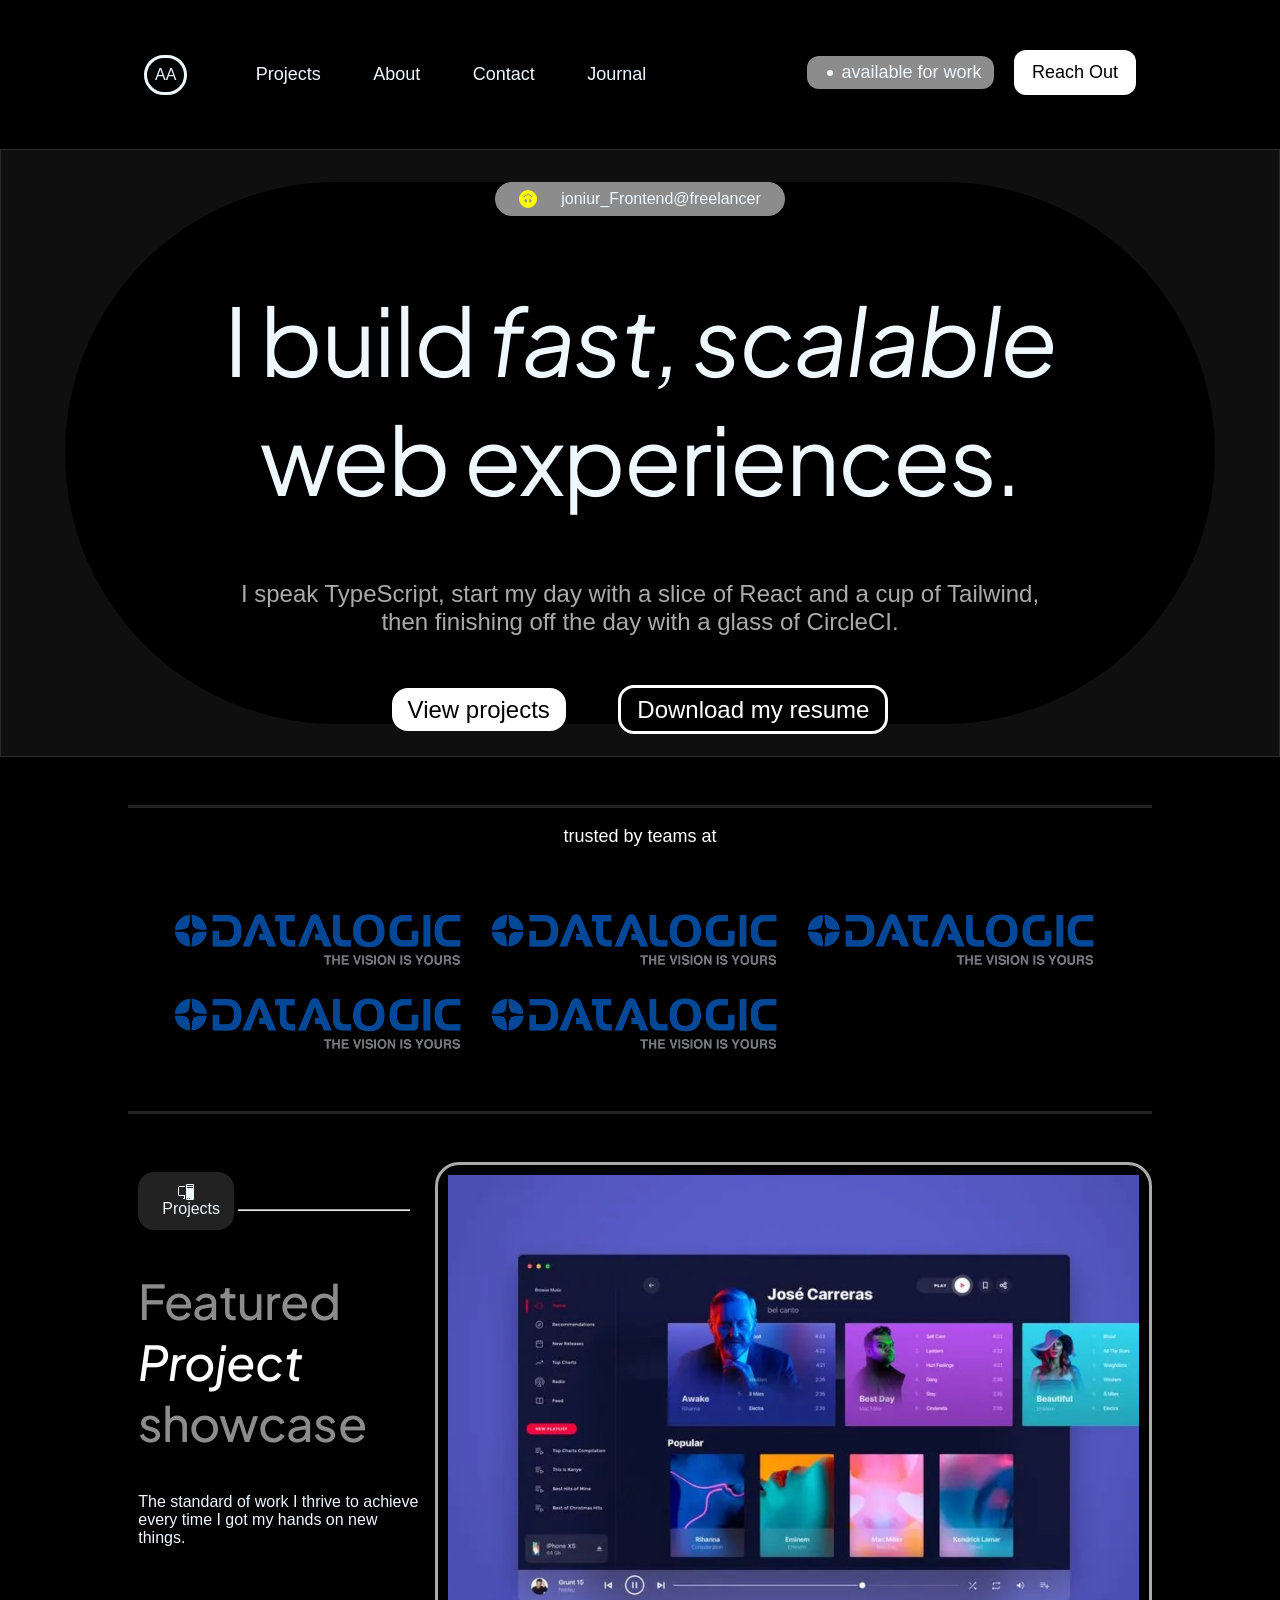
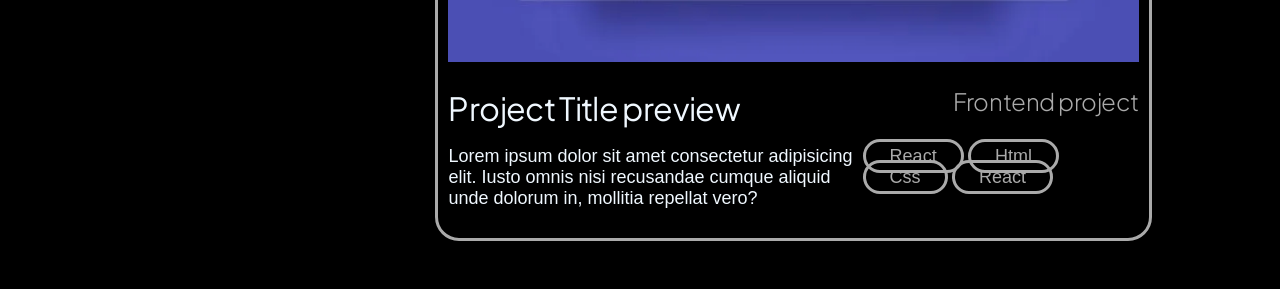
<file: index.html>
<html>
    <head>
     
       <link rel="preconnect" href="https://fonts.googleapis.com">
<link rel="preconnect" href="https://fonts.gstatic.com" crossorigin>
<link href="https://fonts.googleapis.com/css2?family=Plus+Jakarta+Sans:ital,wght@0,200..800;1,200..800&display=swap" rel="stylesheet">
        <link rel="stylesheet" href="style.css">
    </head>
    <body>
        <div class="header">
            <div class="header-left">
            <div class="logo"><span>AA</span></div>
            <div class="nav">
                <ul>
                    <li><a href="#">Projects</a></li>
                    <li><a href="#">About</a></li>
                    <li><a href="#">Contact</a></li>
                    <li><a href="#">Journal</a></li>
                </ul>
            </div>
            </div>
            <div class="header-right">
            <div class="statue"> 
                <a href=""><div class="st-icon"></div>available for work</a></span>
            </div>
            <div class="reachout"><span><a href="">Reach Out</a></span></div>
            </div>
            <div class="clear-float"></div>
        </div>

    <div class="hero-section" >
        <div class="hero-section-content">
        <div class="role">
            <svg xmlns="http://www.w3.org/2000/svg" width="16" height="16" fill="currentColor" id="yellow-color" class="bi bi-emoji-smile-upside-down-fill" viewBox="0 0 16 16">
  <path d="M8 0a8 8 0 1 1 0 16A8 8 0 0 1 8 0M7 9.5C7 8.672 6.552 8 6 8s-1 .672-1 1.5.448 1.5 1 1.5 1-.672 1-1.5M4.285 6.433a.5.5 0 0 0 .683-.183A3.5 3.5 0 0 1 8 4.5c1.295 0 2.426.703 3.032 1.75a.5.5 0 0 0 .866-.5A4.5 4.5 0 0 0 8 3.5a4.5 4.5 0 0 0-3.898 2.25.5.5 0 0 0 .183.683M10 8c-.552 0-1 .672-1 1.5s.448 1.5 1 1.5 1-.672 1-1.5S10.552 8 10 8"/>
</svg>
<span>joniur_Frontend@freelancer</span>
<div class="clear-float"></div>
</div>
<h1>
    I build <em>fast, scalable</em><br>
web experiences.
</h1>
<p>I speak TypeScript, start my day with a slice of React and a cup of Tailwind,<br> then finishing off the day with a glass of CircleCI.</p>
<br><br>

<a id="primary" href="">View projects</a>
<a id="secondary" href="">Download my resume</a>
    </div>
    </div>
    <div class="trusted">
        
        
          <p>trusted by teams at</p>
        <div class="logos">
          <div class="comp-logo">
              <img src="./Img/comp-logo.png" alt="Description of image">
            </div>
            <div class="comp-logo">
              <img src="./Img/comp-logo.png" alt="Description of image">
            </div>
            <div class="comp-logo">
              <img src="./Img/comp-logo.png" alt="Description of image">
            </div>
            <div class="comp-logo">
              <img src="./Img/comp-logo.png" alt="Description of image">
            </div>
            <div class="comp-logo">
              <img src="./Img/comp-logo.png" alt="Description of image">
            </div>
            
            
             <div class="clear-float"></div>
        </div>
        
        
    </div>

    <div class="projects">
      <div class="project-head">
        <div class="project-header">
            <div class="badge">
                <svg xmlns="http://www.w3.org/2000/svg" width="16" height="16" fill="currentColor" class="bi bi-pc-display" viewBox="0 0 16 16">
  <path d="M8 1a1 1 0 0 1 1-1h6a1 1 0 0 1 1 1v14a1 1 0 0 1-1 1H9a1 1 0 0 1-1-1zm1 13.5a.5.5 0 1 0 1 0 .5.5 0 0 0-1 0m2 0a.5.5 0 1 0 1 0 .5.5 0 0 0-1 0M9.5 1a.5.5 0 0 0 0 1h5a.5.5 0 0 0 0-1zM9 3.5a.5.5 0 0 0 .5.5h5a.5.5 0 0 0 0-1h-5a.5.5 0 0 0-.5.5M1.5 2A1.5 1.5 0 0 0 0 3.5v7A1.5 1.5 0 0 0 1.5 12H6v2h-.5a.5.5 0 0 0 0 1H7v-4H1.5a.5.5 0 0 1-.5-.5v-7a.5.5 0 0 1 .5-.5H7V2z"/>
</svg><span>Projects</span>
            </div>
            <div class="badge-line"><hr></div>
        </div>
        <div class="clear-float"></div>
        <h2>Featured <em>Project</em> showcase</h2>
        <p>The standard of work I thrive to achieve every time I got my hands on new things.</p>
      </div>
      <div class="project-content">
        <img src="./Img/website-img.png">
        <div class="project-content-head">
            <h2>Project Title preview</h2> 
            <h3>Frontend project</h3>
            <div class="clear-float"></div>
            <p>Lorem ipsum dolor sit amet consectetur adipisicing elit. Iusto omnis nisi recusandae cumque aliquid unde dolorum in, mollitia repellat vero?</p>
            <div class="project-badge">
                <span>React</span>
                <span>Html</span>
                <span>Css</span>
                <span>React</span>
                <div class="clear-float"></div>
            </div>
            <div class="clear-float"></div>
        </div>
      </div>
      <div class="clear-float"></div>
    </div>
    </body>
</html>
</file>
<file: style.css>
@import url('https://fonts.googleapis.com/css2?family=Plus+Jakarta+Sans:wght@400;500;600;700&display=swap');
/* continuous animation */
@keyframes scroll{
    0%{
        transform: translateX(60%);
    }
    100%{
        transform: translateX(-100%);
    }
}

/**/
body {
  /* Replace 'Urbanist' with 'Plus Jakarta Sans' */
  font-family: 'Plus Jakarta Sans', sans-serif;
}

/* For that professional "Premium" look: */
h1, h2, h3 {
  font-family: 'Plus Jakarta Sans', sans-serif;
  font-weight: 700;
  letter-spacing: -0.02em; /* This font looks great slightly tightened */
}
/**/

body{
    background-color:black;
    padding: 0;
    margin: 0;
    color:aliceblue;
     font-family: 'Urbanist', sans-serif;
}
a{
    text-decoration: none;
    color:aliceblue;
    font-size:18px;
}
.header{
    margin:48px 10%;

}
.header-left{
    float:left;
}
.header-right{
    float:right;
}
.clear-float{
    clear:both;
}
.logo{
    display:inline-block;
    padding: 8px;
    color: aliceblue;
    border-style: solid;
    border-color:aliceblue;
    border-radius:999px;


}
.logo span{
    font-weight: 700px;
}

.header-left{
    background-color:#000000;
    border-radius: 24px;
    padding-left: 16px;
    padding-right: 16px;
}
.nav{
    display: inline-block;
    
}
.nav ul{
    list-style: none;
}
.nav ul li{
    display: inline;
    margin:24px;
}
.nav a{
    text-decoration: none;
    color:aliceblue;
    font-size:18px;
}

.header-right{
    background-color:#000000;
    border-radius : 24px;
    padding-left : 16px;
    padding-right: 16px;
}
.statue{
    display:inline-block;
    padding: 6px 12px;
    border-radius: 12px;
    background-color:#8c8c8c;
    margin:8px 0px;
}
.st-icon{
    display: inline-block;
    margin: 2px 8px;
    width:6px;
    height: 6px;
    background-color: aliceblue;
    border-radius: 4px;
}
.reachout{
    display:inline-block;
    margin-left:16px;
    background-color: #ffffff;
     padding:12px 18px;
    border-radius: 12px;
}
.reachout span{
    font-size:24px;
    color:#000000;
   
}
.reachout a{
    color:#000000;
}
/*hero section*/
.hero-section{
    box-sizing:border-box;
    text-align: center;
    
    background-image: url(./Img/hero-section-background.png);
    background-size: cover;
    background-size: 1158px 480px;
    background-position: center;
    height: auto;
      background: rgba(255,255,255,0.06);
    backdrop-filter: blur(12px);
    border:1px solid rgba(255,255,255,0.12);
    box-shadow: 0 8px 32px rgba(0,0,0,0.25);
    
}
.hero-section-content{
    text-align: center;
    margin: 32px 64px;
    border-radius: 999px;
    background-color: #000000;
    text-align: center;

  

}
.role{
    display: inline-block;
    background-color: #8c8c8c;
    padding:8px 12px;
    border-radius:24px;

}
.role span{
    float: right;
    margin:0px 12px;
    font-size:16px;
}
.role svg{
    float:left;
    width:18px;
    height:18px;
    color:yellow;
    margin: 0 12px;
}

.hero-section h1{
    font-size:94px;
    font-weight:400;

}
.hero-section p{
    font-size:24px;
    color:#AAAAAA;
}
.hero-section-content a{
    font-size:24px;
    padding:8px 16px;
    margin:24px;
    border-radius: 16px;
}
#primary{
    color:#000000;
    background-color: #ffffff;
}
#secondary{
    background-color:#000000;
    color: #ffffff;
    border-style: solid;
    border-color: #ffffff;
}
.trusted{
    width:80%;
    margin:48px  auto;
    text-align: center;
    border-top-style: solid;
    border-bottom-style: solid;
    border-color:#222222;
}
.trusted p{
    font-size:18px;
    color:#ffffff;
}

.logos{
    text-align: center;
   margin: 48px 32px;
   overflow:hidden;
}
.comp-logo{
    float:left;
      display:flex;
    gap:80px;
    width:max-content;
    animation: scroll 3s linear infinite;
}
.comp-logo img{
    
    height:84px;
    
}
.projects{
    width:80%;
    margin:48px  auto;
    text-align: center;
}
.project-head{
    width:30%;
    float:left;
    box-sizing: border-box;
    text-align: left;
    padding:1%;
}
.project-head .badge{
   background-color: #222222;
    width: 25%;
    padding: 12px;
    border-radius: 16px;
    text-align: center;
    
    /* REMOVE float: left; */
    display: inline-block;
    vertical-align: middle;
}
.project-head h2{
    font-size: 48px;
    font-weight: 500;
    color:#8c8c8c
}

.badge-line{
   /* REMOVE float: left; */
    display: inline-block;
    vertical-align: middle;
    
    width: 60%;
    height: 1px; /* Ensure you have a height set for the line */
 
   
    
}
.badge span{
    font-size:16px;
    margin:12px;

}
.project-content{
    border-style: solid;
    border-radius:24px;
    border-color:#AAAAAA;
    box-sizing: border-box;
     width:70%;
    float:left;
    text-align: left;
    padding:1%;
}
.project-content img{
    width:100%;
}
.project-content h2{
    font-size:32px;
    font-weight:400;
    float:left;
    margin-bottom: 0%;
}
.project-content h3{
    color:#aaaaaa;
    font-size:24px;
    font-weight:300;
    float:right;
    margin-bottom: 0%;
}
.project-content p{
    width:60%;
    font-size:18px;
    float:left;
}
.project-content  .project-badge{
    float:left;
    margin-top: 18px;
    width:40%;
}
.project-badge span{
    text-align: left;
    padding:4px 24px;
    border-style:solid;
    border-radius: 24px;
    border-color:#aaaaaa;
    font-size:18px;
    color:#aaaaaa;    
}

.project-head em{
    color:#ffffff;
}
.project-content{
    box-sizing: border-box;
    padding:1%;

}
</file>
